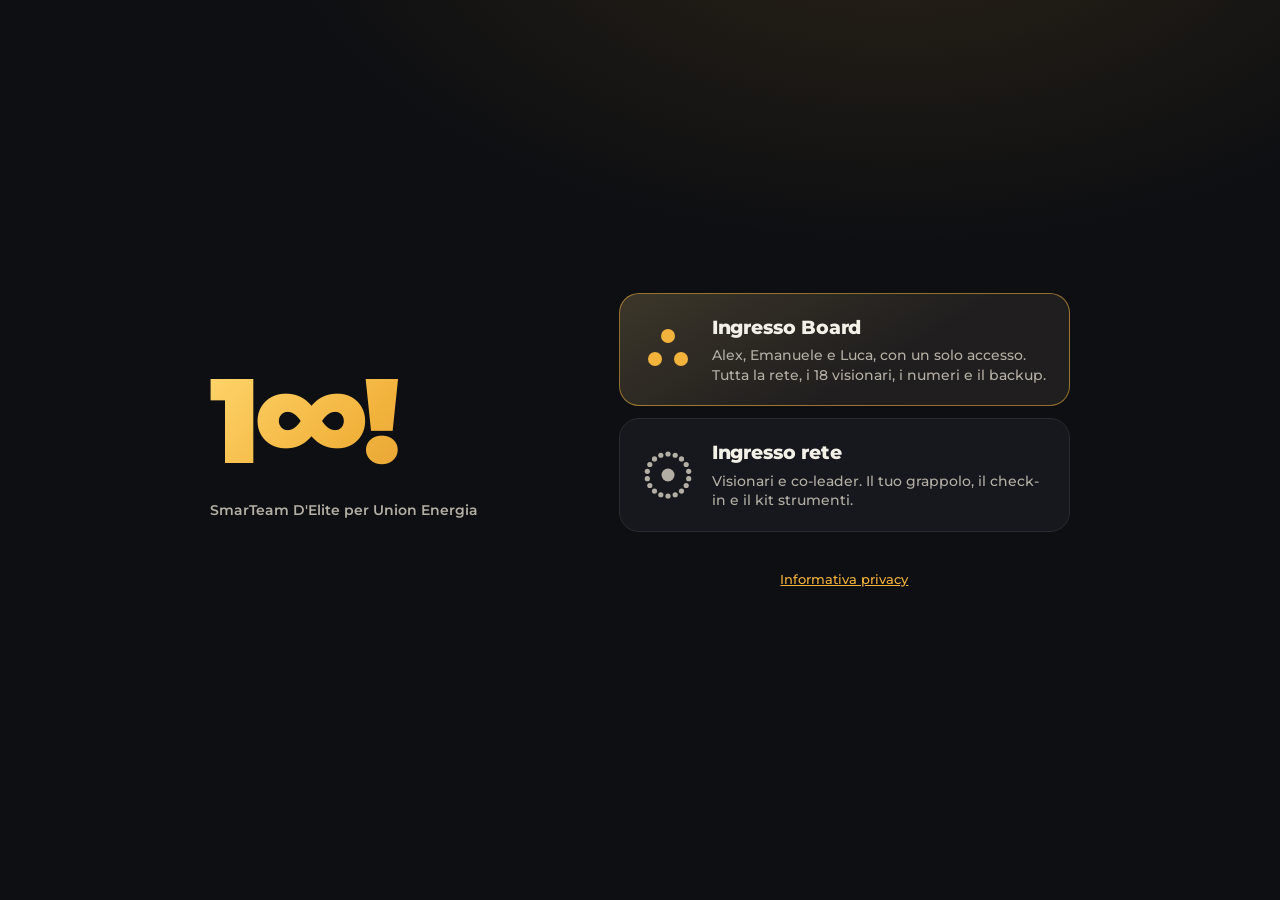
<file: index.html>
<!doctype html>
<html lang="it">
<head>
<meta charset="utf-8">
<meta name="viewport" content="width=device-width, initial-scale=1">
<title>SmarTeam D'Elite</title>
<script>location.replace('./app/' + location.hash);</script>
<meta http-equiv="refresh" content="0; url=./app/">
<style>body{margin:0;background:#0e0f12;color:#f3f0e8;font:500 16px/1.5 'Helvetica Neue',Arial,sans-serif;display:grid;place-items:center;min-height:100vh}a{color:#ffd56b}</style>
</head>
<body><p>Apro SmarTeam D'Elite… <a href="./app/">Entra</a></p></body>
</html>
</file>
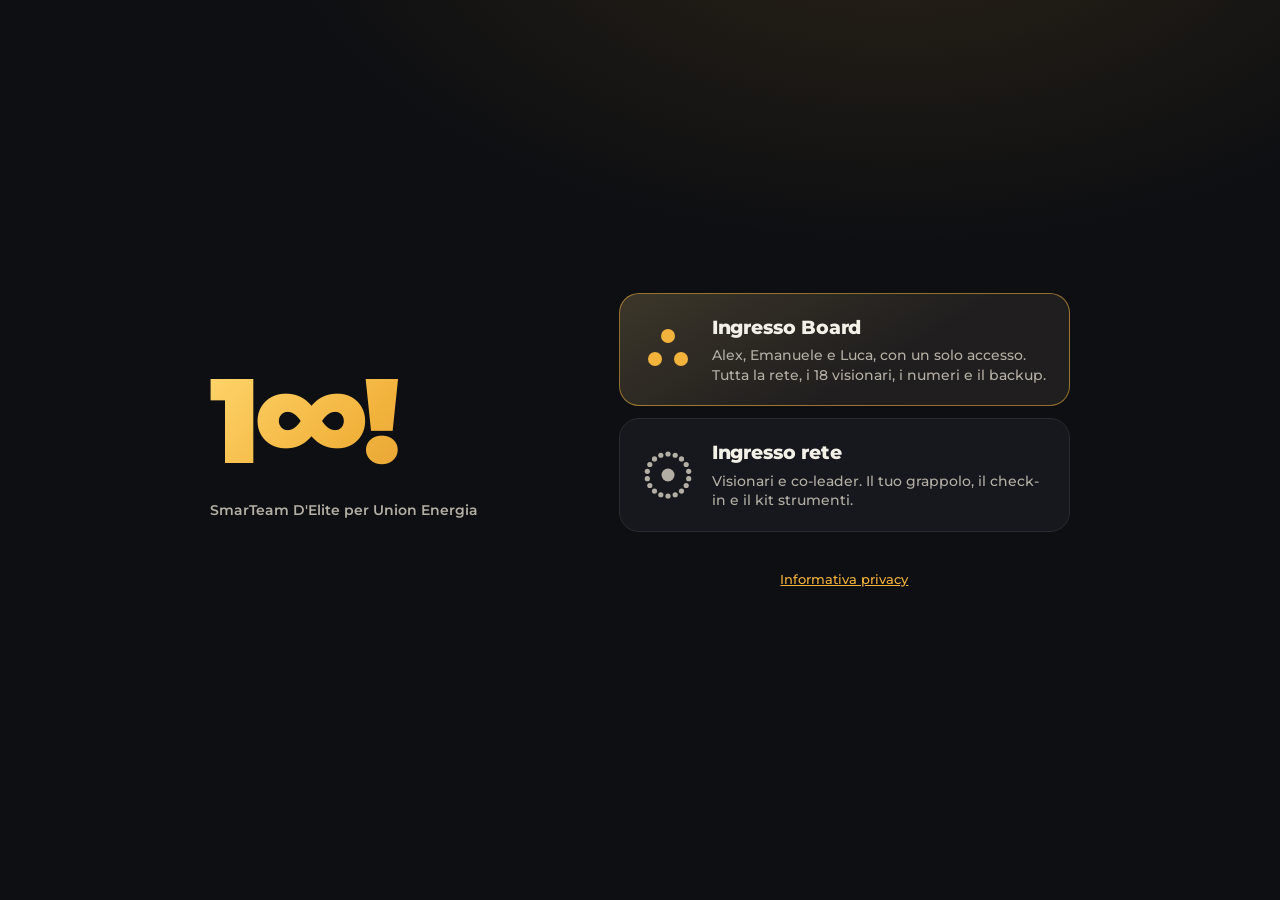
<file: app/index.html>
<!doctype html>
<html lang="it">
<head>
<meta charset="utf-8">
<meta name="viewport" content="width=device-width, initial-scale=1, viewport-fit=cover">
<title>SmarTeam D'Elite</title>
<meta name="description" content="Il cruscotto dei 18 visionari del Metodo 1∞! per Union Energia.">
<meta name="theme-color" content="#0e0f12">
<link rel="manifest" href="./manifest.webmanifest">
<link rel="apple-touch-icon" href="./icona-192.png">
<link rel="preconnect" href="https://fonts.googleapis.com">
<link rel="preconnect" href="https://fonts.gstatic.com" crossorigin>
<link rel="stylesheet" href="https://fonts.googleapis.com/css2?family=Montserrat:wght@500;600;700;800;900&display=swap">
<link rel="stylesheet" href="./app.css">
</head>
<body>
<div id="app"></div>
<script src="./config.js"></script>
<script type="module" src="./app.js"></script>
</body>
</html>
</file>
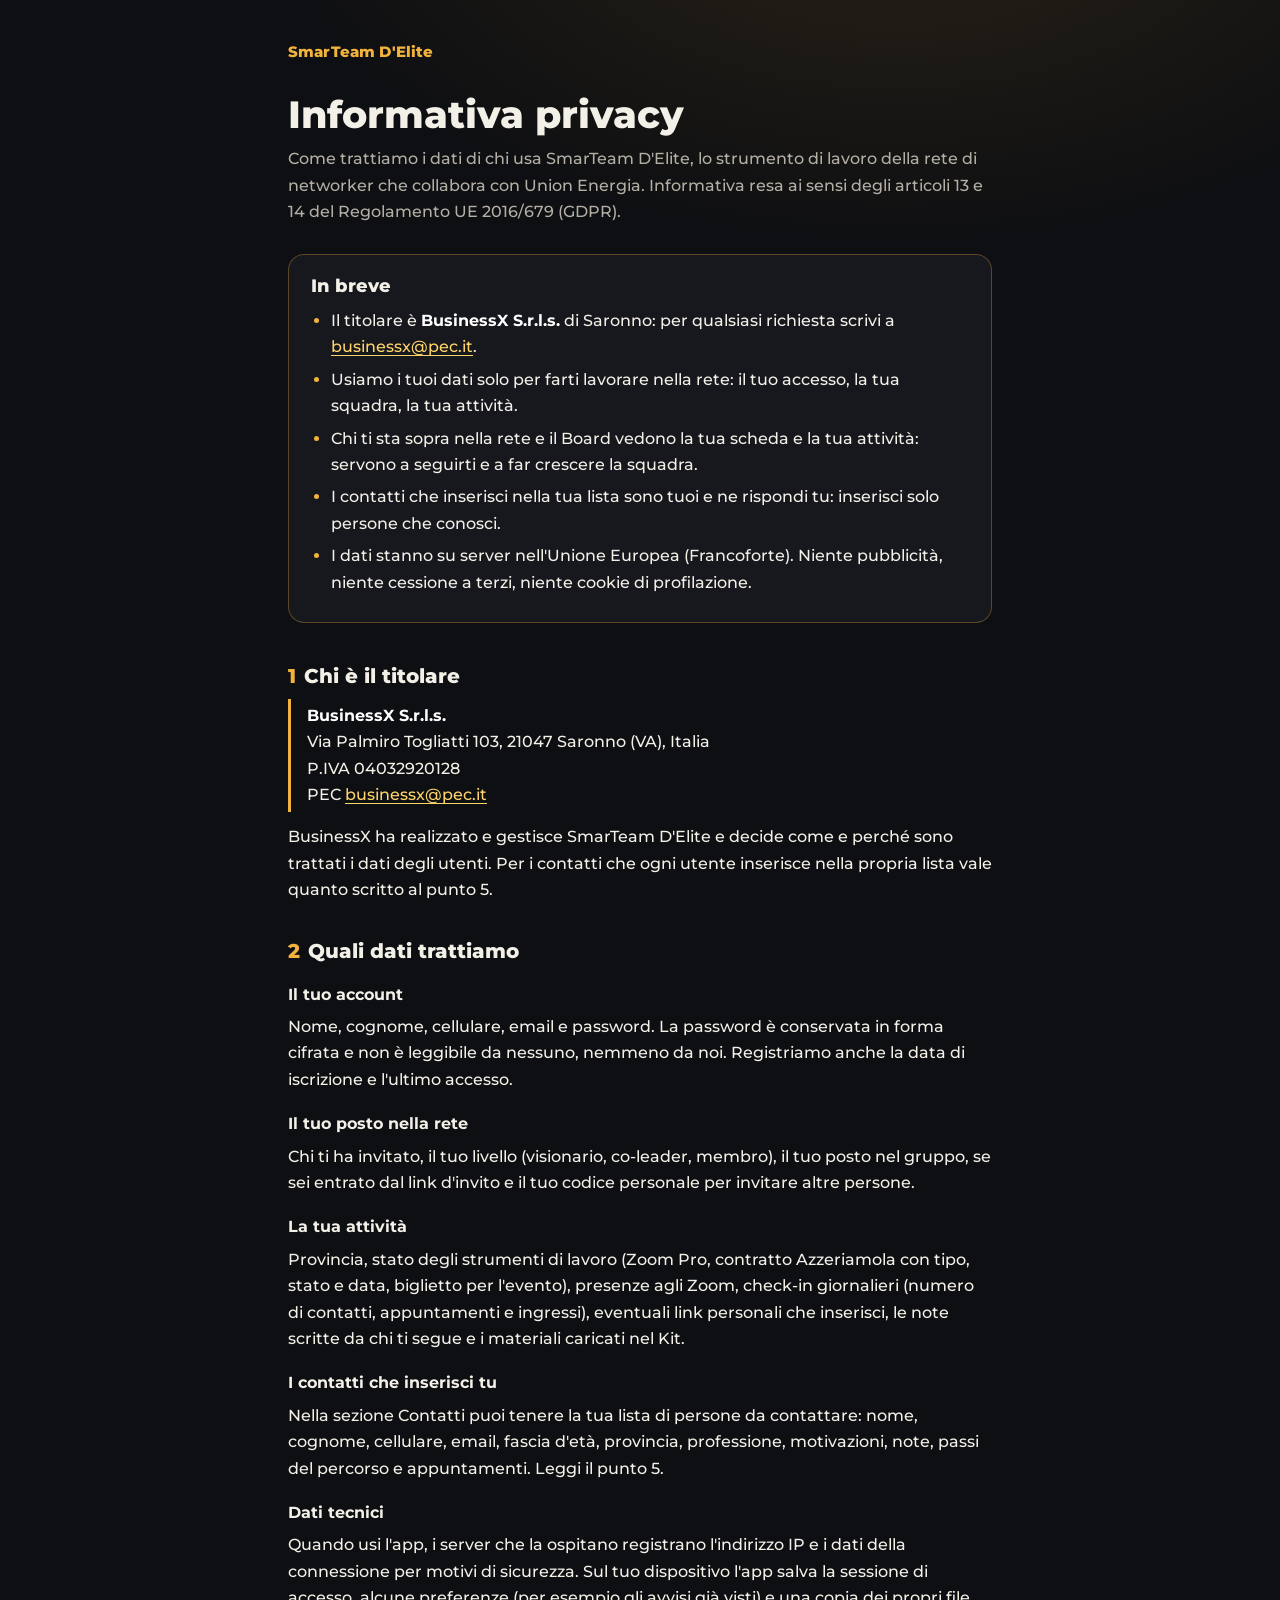
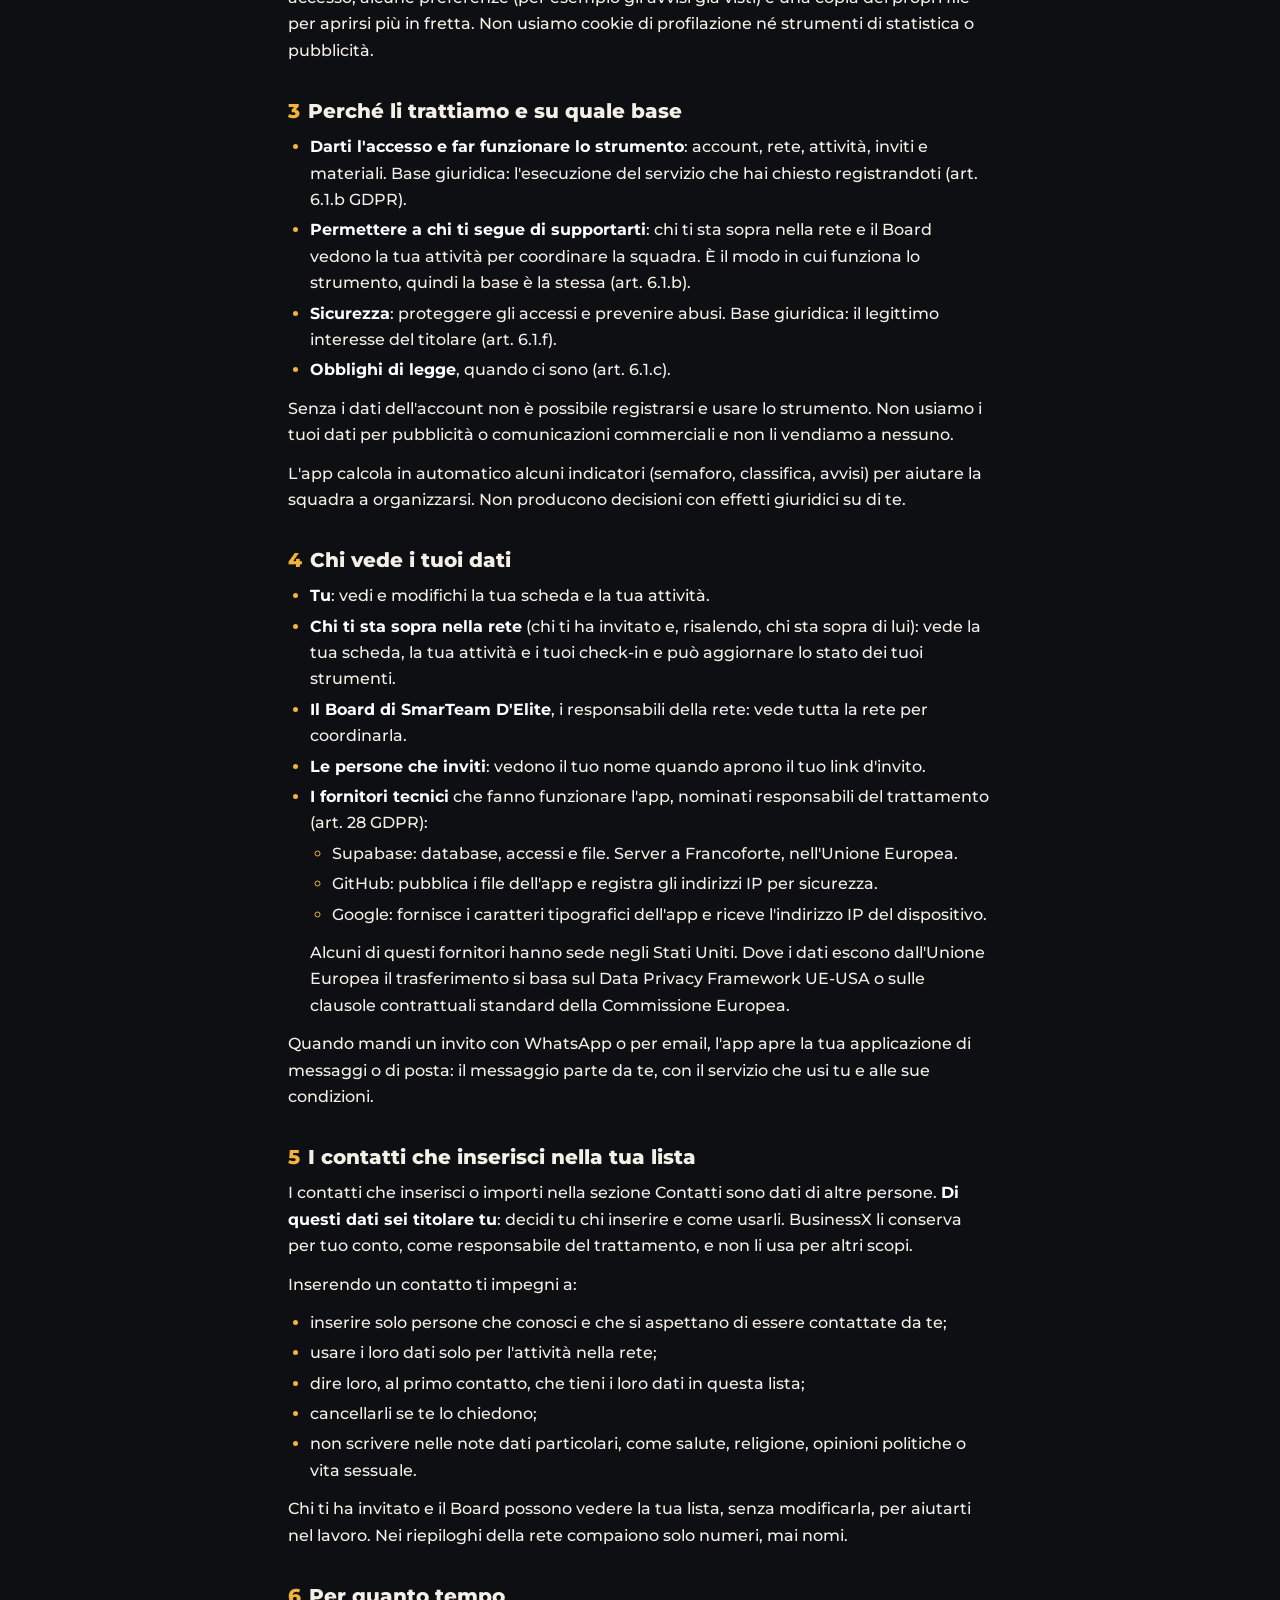
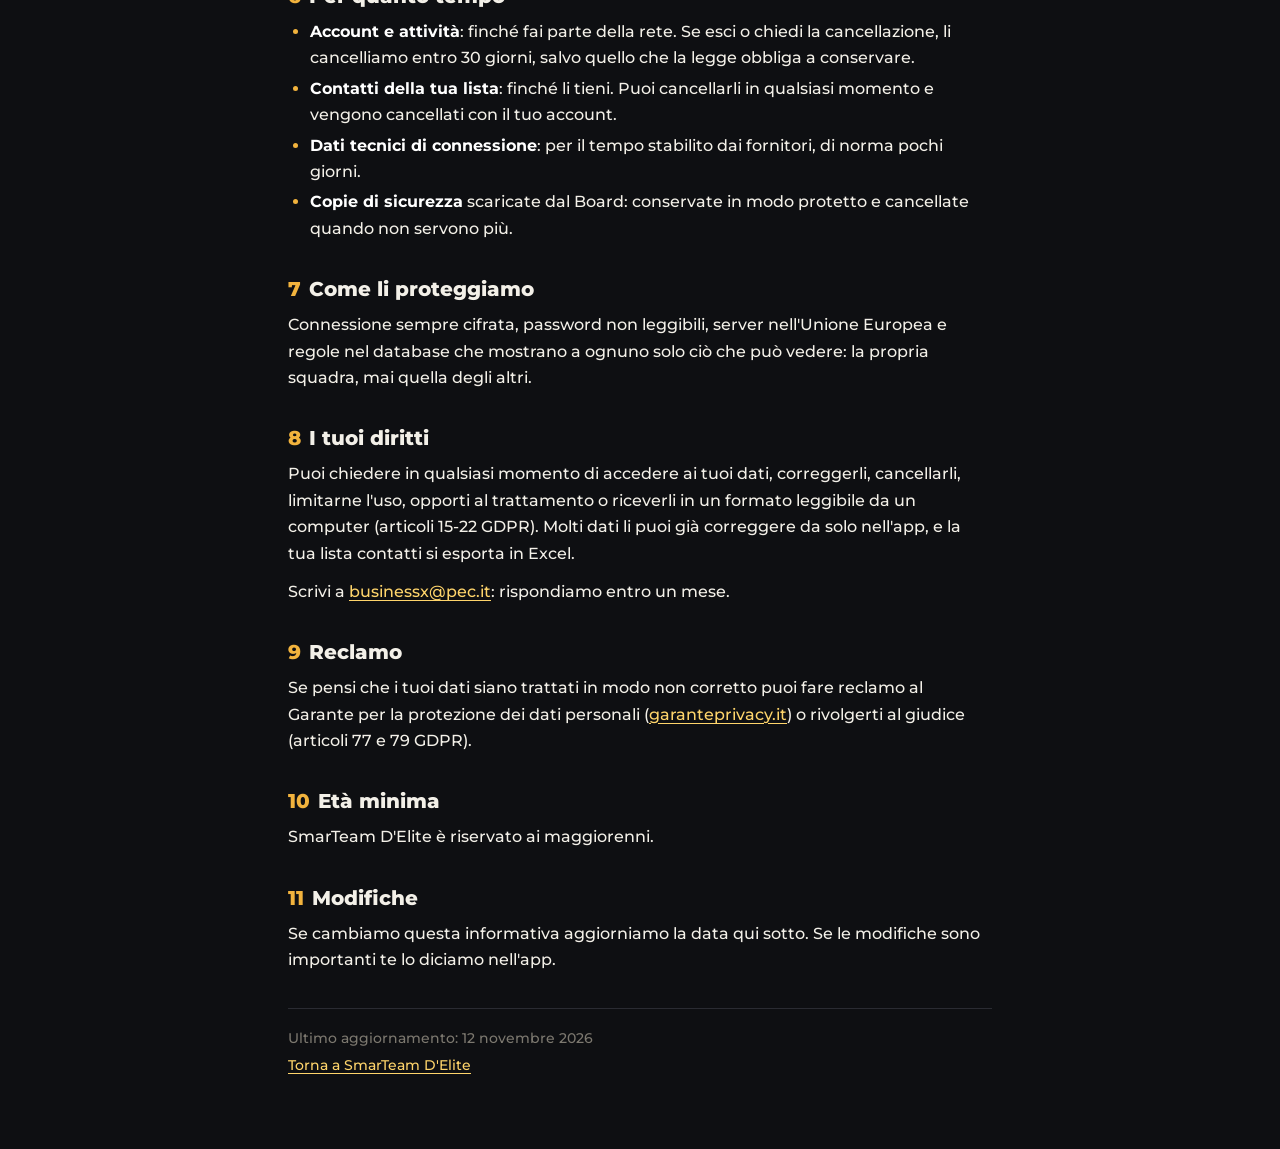
<file: app/privacy.html>
<!doctype html>
<html lang="it">
<head>
<meta charset="utf-8">
<meta name="viewport" content="width=device-width, initial-scale=1, viewport-fit=cover">
<meta name="theme-color" content="#0e0f12">
<title>Informativa privacy · SmarTeam D'Elite</title>
<link rel="preconnect" href="https://fonts.googleapis.com">
<link rel="preconnect" href="https://fonts.gstatic.com" crossorigin>
<link rel="stylesheet" href="https://fonts.googleapis.com/css2?family=Montserrat:wght@500;600;700;800&display=swap">
<style>
  :root {
    color-scheme: dark;
    --nero: #0e0f12;
    --superficie: #17181d;
    --linea: #2a2b32;
    --linea-oro: rgba(242, 179, 61, 0.30);
    --oro: #f2b33d;
    --oro-chiaro: #ffd56b;
    --testo: #f3f0e8;
    --testo-2: #b4afa5;
    --testo-3: #7c786f;
    --font: 'Montserrat', 'Helvetica Neue', Arial, sans-serif;
  }
  * { box-sizing: border-box; }
  html, body { margin: 0; }
  body {
    background: var(--nero);
    background-image: radial-gradient(900px 520px at 70% -120px, rgba(242, 179, 61, 0.12), transparent 70%);
    color: var(--testo);
    font: 500 16px/1.65 var(--font);
    -webkit-font-smoothing: antialiased;
  }
  .pagina { max-width: 46rem; margin: 0 auto; padding: 40px max(16px, env(safe-area-inset-left)) 72px; }
  .marchio { color: var(--oro); font-weight: 800; font-size: 15px; letter-spacing: .01em; margin: 0 0 28px; }
  h1 { font-size: clamp(28px, 6vw, 38px); line-height: 1.15; font-weight: 800; margin: 0 0 10px; }
  .sotto { color: var(--testo-2); margin: 0 0 28px; }
  .breve {
    border: 1px solid var(--linea-oro); background: var(--superficie);
    border-radius: 16px; padding: 20px 22px; margin: 0 0 40px;
  }
  .breve h2 { margin: 0 0 10px; font-size: 18px; }
  .breve ul { margin: 0; padding-left: 20px; }
  .breve li { margin: 6px 0; }
  section { margin: 0 0 34px; }
  h2 { font-size: 20px; line-height: 1.3; font-weight: 800; margin: 0 0 10px; }
  h2 .n { color: var(--oro); margin-right: 8px; }
  h3 { font-size: 16px; font-weight: 700; margin: 18px 0 6px; }
  p { margin: 0 0 12px; }
  ul { margin: 0 0 12px; padding-left: 22px; }
  li { margin: 4px 0; }
  li::marker { color: var(--oro); }
  a { color: var(--oro-chiaro); text-underline-offset: 3px; }
  a:focus-visible { outline: 2px solid var(--oro); outline-offset: 2px; border-radius: 3px; }
  b { font-weight: 700; color: #fff; }
  .muto { color: var(--testo-2); }
  .scheda { border-left: 3px solid var(--oro); padding: 4px 0 4px 16px; margin: 0 0 12px; }
  footer { border-top: 1px solid var(--linea); padding-top: 18px; color: var(--testo-3); font-size: 14px; }
  @media print {
    :root { color-scheme: light; }
    body { background: #fff; color: #111; font-size: 11pt; }
    .breve { background: #fff; border-color: #bbb; }
    b { color: #000; }
    a { color: #000; }
    .marchio, h2 .n { color: #8a5a00; }
    .muto, .sotto, footer { color: #444; }
  }
</style>
</head>
<body>
<main class="pagina">
  <p class="marchio">SmarTeam D'Elite</p>
  <h1>Informativa privacy</h1>
  <p class="sotto">Come trattiamo i dati di chi usa SmarTeam D'Elite, lo strumento di lavoro della rete di networker che collabora con Union Energia. Informativa resa ai sensi degli articoli 13 e 14 del Regolamento UE 2016/679 (GDPR).</p>

  <div class="breve" role="note" aria-labelledby="breve-titolo">
    <h2 id="breve-titolo">In breve</h2>
    <ul>
      <li>Il titolare è <b>BusinessX S.r.l.s.</b> di Saronno: per qualsiasi richiesta scrivi a <a href="mailto:businessx@pec.it">businessx@pec.it</a>.</li>
      <li>Usiamo i tuoi dati solo per farti lavorare nella rete: il tuo accesso, la tua squadra, la tua attività.</li>
      <li>Chi ti sta sopra nella rete e il Board vedono la tua scheda e la tua attività: servono a seguirti e a far crescere la squadra.</li>
      <li>I contatti che inserisci nella tua lista sono tuoi e ne rispondi tu: inserisci solo persone che conosci.</li>
      <li>I dati stanno su server nell'Unione Europea (Francoforte). Niente pubblicità, niente cessione a terzi, niente cookie di profilazione.</li>
    </ul>
  </div>

  <section aria-labelledby="s1">
    <h2 id="s1"><span class="n">1</span>Chi è il titolare</h2>
    <div class="scheda">
      <p style="margin:0"><b>BusinessX S.r.l.s.</b><br>
      Via Palmiro Togliatti 103, 21047 Saronno (VA), Italia<br>
      P.IVA 04032920128<br>
      PEC <a href="mailto:businessx@pec.it">businessx@pec.it</a></p>
    </div>
    <p>BusinessX ha realizzato e gestisce SmarTeam D'Elite e decide come e perché sono trattati i dati degli utenti. Per i contatti che ogni utente inserisce nella propria lista vale quanto scritto al punto 5.</p>
  </section>

  <section aria-labelledby="s2">
    <h2 id="s2"><span class="n">2</span>Quali dati trattiamo</h2>
    <h3>Il tuo account</h3>
    <p>Nome, cognome, cellulare, email e password. La password è conservata in forma cifrata e non è leggibile da nessuno, nemmeno da noi. Registriamo anche la data di iscrizione e l'ultimo accesso.</p>
    <h3>Il tuo posto nella rete</h3>
    <p>Chi ti ha invitato, il tuo livello (visionario, co-leader, membro), il tuo posto nel gruppo, se sei entrato dal link d'invito e il tuo codice personale per invitare altre persone.</p>
    <h3>La tua attività</h3>
    <p>Provincia, stato degli strumenti di lavoro (Zoom Pro, contratto Azzeriamola con tipo, stato e data, biglietto per l'evento), presenze agli Zoom, check-in giornalieri (numero di contatti, appuntamenti e ingressi), eventuali link personali che inserisci, le note scritte da chi ti segue e i materiali caricati nel Kit.</p>
    <h3>I contatti che inserisci tu</h3>
    <p>Nella sezione Contatti puoi tenere la tua lista di persone da contattare: nome, cognome, cellulare, email, fascia d'età, provincia, professione, motivazioni, note, passi del percorso e appuntamenti. Leggi il punto 5.</p>
    <h3>Dati tecnici</h3>
    <p>Quando usi l'app, i server che la ospitano registrano l'indirizzo IP e i dati della connessione per motivi di sicurezza. Sul tuo dispositivo l'app salva la sessione di accesso, alcune preferenze (per esempio gli avvisi già visti) e una copia dei propri file per aprirsi più in fretta. Non usiamo cookie di profilazione né strumenti di statistica o pubblicità.</p>
  </section>

  <section aria-labelledby="s3">
    <h2 id="s3"><span class="n">3</span>Perché li trattiamo e su quale base</h2>
    <ul>
      <li><b>Darti l'accesso e far funzionare lo strumento</b>: account, rete, attività, inviti e materiali. Base giuridica: l'esecuzione del servizio che hai chiesto registrandoti (art. 6.1.b GDPR).</li>
      <li><b>Permettere a chi ti segue di supportarti</b>: chi ti sta sopra nella rete e il Board vedono la tua attività per coordinare la squadra. È il modo in cui funziona lo strumento, quindi la base è la stessa (art. 6.1.b).</li>
      <li><b>Sicurezza</b>: proteggere gli accessi e prevenire abusi. Base giuridica: il legittimo interesse del titolare (art. 6.1.f).</li>
      <li><b>Obblighi di legge</b>, quando ci sono (art. 6.1.c).</li>
    </ul>
    <p>Senza i dati dell'account non è possibile registrarsi e usare lo strumento. Non usiamo i tuoi dati per pubblicità o comunicazioni commerciali e non li vendiamo a nessuno.</p>
    <p>L'app calcola in automatico alcuni indicatori (semaforo, classifica, avvisi) per aiutare la squadra a organizzarsi. Non producono decisioni con effetti giuridici su di te.</p>
  </section>

  <section aria-labelledby="s4">
    <h2 id="s4"><span class="n">4</span>Chi vede i tuoi dati</h2>
    <ul>
      <li><b>Tu</b>: vedi e modifichi la tua scheda e la tua attività.</li>
      <li><b>Chi ti sta sopra nella rete</b> (chi ti ha invitato e, risalendo, chi sta sopra di lui): vede la tua scheda, la tua attività e i tuoi check-in e può aggiornare lo stato dei tuoi strumenti.</li>
      <li><b>Il Board di SmarTeam D'Elite</b>, i responsabili della rete: vede tutta la rete per coordinarla.</li>
      <li><b>Le persone che inviti</b>: vedono il tuo nome quando aprono il tuo link d'invito.</li>
      <li><b>I fornitori tecnici</b> che fanno funzionare l'app, nominati responsabili del trattamento (art. 28 GDPR):
        <ul>
          <li>Supabase: database, accessi e file. Server a Francoforte, nell'Unione Europea.</li>
          <li>GitHub: pubblica i file dell'app e registra gli indirizzi IP per sicurezza.</li>
          <li>Google: fornisce i caratteri tipografici dell'app e riceve l'indirizzo IP del dispositivo.</li>
        </ul>
        Alcuni di questi fornitori hanno sede negli Stati Uniti. Dove i dati escono dall'Unione Europea il trasferimento si basa sul Data Privacy Framework UE-USA o sulle clausole contrattuali standard della Commissione Europea.</li>
    </ul>
    <p>Quando mandi un invito con WhatsApp o per email, l'app apre la tua applicazione di messaggi o di posta: il messaggio parte da te, con il servizio che usi tu e alle sue condizioni.</p>
  </section>

  <section aria-labelledby="s5">
    <h2 id="s5"><span class="n">5</span>I contatti che inserisci nella tua lista</h2>
    <p>I contatti che inserisci o importi nella sezione Contatti sono dati di altre persone. <b>Di questi dati sei titolare tu</b>: decidi tu chi inserire e come usarli. BusinessX li conserva per tuo conto, come responsabile del trattamento, e non li usa per altri scopi.</p>
    <p>Inserendo un contatto ti impegni a:</p>
    <ul>
      <li>inserire solo persone che conosci e che si aspettano di essere contattate da te;</li>
      <li>usare i loro dati solo per l'attività nella rete;</li>
      <li>dire loro, al primo contatto, che tieni i loro dati in questa lista;</li>
      <li>cancellarli se te lo chiedono;</li>
      <li>non scrivere nelle note dati particolari, come salute, religione, opinioni politiche o vita sessuale.</li>
    </ul>
    <p>Chi ti ha invitato e il Board possono vedere la tua lista, senza modificarla, per aiutarti nel lavoro. Nei riepiloghi della rete compaiono solo numeri, mai nomi.</p>
  </section>

  <section aria-labelledby="s6">
    <h2 id="s6"><span class="n">6</span>Per quanto tempo</h2>
    <ul>
      <li><b>Account e attività</b>: finché fai parte della rete. Se esci o chiedi la cancellazione, li cancelliamo entro 30 giorni, salvo quello che la legge obbliga a conservare.</li>
      <li><b>Contatti della tua lista</b>: finché li tieni. Puoi cancellarli in qualsiasi momento e vengono cancellati con il tuo account.</li>
      <li><b>Dati tecnici di connessione</b>: per il tempo stabilito dai fornitori, di norma pochi giorni.</li>
      <li><b>Copie di sicurezza</b> scaricate dal Board: conservate in modo protetto e cancellate quando non servono più.</li>
    </ul>
  </section>

  <section aria-labelledby="s7">
    <h2 id="s7"><span class="n">7</span>Come li proteggiamo</h2>
    <p>Connessione sempre cifrata, password non leggibili, server nell'Unione Europea e regole nel database che mostrano a ognuno solo ciò che può vedere: la propria squadra, mai quella degli altri.</p>
  </section>

  <section aria-labelledby="s8">
    <h2 id="s8"><span class="n">8</span>I tuoi diritti</h2>
    <p>Puoi chiedere in qualsiasi momento di accedere ai tuoi dati, correggerli, cancellarli, limitarne l'uso, opporti al trattamento o riceverli in un formato leggibile da un computer (articoli 15-22 GDPR). Molti dati li puoi già correggere da solo nell'app, e la tua lista contatti si esporta in Excel.</p>
    <p>Scrivi a <a href="mailto:businessx@pec.it">businessx@pec.it</a>: rispondiamo entro un mese.</p>
  </section>

  <section aria-labelledby="s9">
    <h2 id="s9"><span class="n">9</span>Reclamo</h2>
    <p>Se pensi che i tuoi dati siano trattati in modo non corretto puoi fare reclamo al Garante per la protezione dei dati personali (<a href="https://www.garanteprivacy.it" target="_blank" rel="noreferrer">garanteprivacy.it</a>) o rivolgerti al giudice (articoli 77 e 79 GDPR).</p>
  </section>

  <section aria-labelledby="s10">
    <h2 id="s10"><span class="n">10</span>Età minima</h2>
    <p>SmarTeam D'Elite è riservato ai maggiorenni.</p>
  </section>

  <section aria-labelledby="s11">
    <h2 id="s11"><span class="n">11</span>Modifiche</h2>
    <p>Se cambiamo questa informativa aggiorniamo la data qui sotto. Se le modifiche sono importanti te lo diciamo nell'app.</p>
  </section>

  <footer>
    <p style="margin:0">Ultimo aggiornamento: 12 novembre 2026</p>
    <p class="muto" style="margin:4px 0 0"><a href="./">Torna a SmarTeam D'Elite</a></p>
  </footer>
</main>
</body>
</html>
</file>
<file: app/app.css>
:root{color-scheme:dark;--nero: #0e0f12;--superficie: #17181d;--superficie-2: #1f2026;--linea: #2a2b32;--linea-oro: rgba(242, 179, 61, .26);--oro: #f2b33d;--oro-chiaro: #ffd56b;--oro-scuro: #c98a22;--oro-grad: linear-gradient(135deg, #ffd56b 0%, #f2b33d 45%, #d68f25 100%);--union-blu: #2f72c0;--union-blu-testo: #6fa3e3;--union-rosso: #ee4b2b;--verde: #3fbf85;--testo: #f3f0e8;--testo-2: #b4afa5;--testo-3: #7c786f;--font: "Montserrat", "Helvetica Neue", Arial, sans-serif;--r-card: 16px;--r-ctrl: 10px;--gutter: max(16px, env(safe-area-inset-left, 0px));--gutter-r: max(16px, env(safe-area-inset-right, 0px))}*{box-sizing:border-box}html,body{margin:0;min-height:100%}body{background:var(--nero);background-image:radial-gradient(900px 520px at 70% -120px,rgba(242,179,61,.13),transparent 70%);background-attachment:fixed;color:var(--testo);font:500 15px/1.5 var(--font);-webkit-font-smoothing:antialiased}body:before{content:"";position:fixed;inset:0 0 auto;height:env(safe-area-inset-top,0px);z-index:30;background:var(--nero)}button,input,select,textarea{font:inherit;color:inherit}a{color:var(--oro)}:focus-visible{outline:2px solid var(--oro-chiaro);outline-offset:2px;border-radius:6px}.num{font-variant-numeric:tabular-nums}.sr{position:absolute;width:1px;height:1px;overflow:hidden;clip:rect(0 0 0 0);white-space:nowrap}.app{display:grid;grid-template-columns:1fr;min-height:100vh}.main{padding:0 var(--gutter-r) calc(96px + env(safe-area-inset-bottom,0px)) var(--gutter);max-width:1180px;width:100%;margin:0 auto;min-width:0}.topbar{position:sticky;top:env(safe-area-inset-top,0px);z-index:20;display:flex;align-items:center;justify-content:space-between;gap:12px;padding-block:12px;background:linear-gradient(var(--nero) 70%,transparent)}.marchio{display:flex;align-items:center;gap:10px;text-decoration:none;color:var(--testo)}.marchio-logo{font-weight:900;font-size:22px;letter-spacing:-.02em;background:var(--oro-grad);-webkit-background-clip:text;background-clip:text;color:transparent;line-height:1}.marchio-nome{font-weight:700;font-size:13px;letter-spacing:.06em;color:var(--testo-2)}.avatar{width:36px;height:36px;border-radius:50%;display:grid;place-items:center;font-weight:800;font-size:13px;color:var(--nero);background:var(--oro-grad);border:0;cursor:pointer;text-decoration:none}.nav{position:fixed;left:0;right:0;bottom:0;z-index:25;display:flex;justify-content:space-around;padding:8px var(--gutter-r) calc(8px + env(safe-area-inset-bottom,0px)) var(--gutter);background:#0e0f12f0;-webkit-backdrop-filter:blur(10px);backdrop-filter:blur(10px);border-top:1px solid var(--linea)}.nav a{flex:1;display:flex;flex-direction:column;align-items:center;gap:3px;padding:6px 4px;color:var(--testo-3);text-decoration:none;font-size:11px;font-weight:600;border-radius:10px}.nav a[aria-current=page]{color:var(--oro)}.nav svg{width:22px;height:22px}@media(min-width:960px){.app{grid-template-columns:220px 1fr}.nav{position:sticky;top:0;height:100vh;flex-direction:column;justify-content:flex-start;gap:4px;padding:88px 14px 24px;border-top:0;border-right:1px solid var(--linea);background:transparent;-webkit-backdrop-filter:none;backdrop-filter:none}.nav a{flex:0;flex-direction:row;gap:12px;padding:10px 12px;font-size:14px}.nav a[aria-current=page]{background:var(--superficie)}.main{padding-bottom:48px;padding-left:32px;padding-right:32px}.topbar-marchio-desk{position:fixed;top:22px;left:26px}}.banner-demo{margin:4px 0 12px;padding:8px 12px;border:1px dashed var(--linea-oro);border-radius:var(--r-ctrl);color:var(--testo-2);font-size:13px;display:flex;gap:10px;align-items:center;justify-content:space-between;flex-wrap:wrap}h1,h2,h3{margin:0;text-wrap:balance}.titolo{font-size:clamp(26px,6vw,38px);font-weight:800;letter-spacing:-.02em;line-height:1.1}.titolo-oro{background:var(--oro-grad);-webkit-background-clip:text;background-clip:text;color:transparent}.sottotitolo{color:var(--testo-2);font-size:14px;margin-top:4px}.sezione{margin-top:28px;display:grid;gap:12px}.sezione-testa{display:flex;align-items:baseline;justify-content:space-between;gap:12px;flex-wrap:wrap}.sezione h2{font-size:17px;font-weight:800}.occhiello{font-size:11px;font-weight:700;letter-spacing:.22em;text-transform:uppercase;color:var(--oro-scuro)}.muto{color:var(--testo-3);font-size:13px}.card{background:var(--superficie);border:1px solid var(--linea);border-radius:var(--r-card);padding:16px;min-width:0}.card-oro{border-color:var(--linea-oro);background:linear-gradient(160deg,rgba(242,179,61,.08),transparent 55%),var(--superficie)}.btn{display:inline-flex;align-items:center;justify-content:center;gap:8px;min-height:44px;padding:0 18px;border-radius:999px;border:1px solid var(--linea);background:var(--superficie-2);color:var(--testo);font-weight:700;font-size:14px;cursor:pointer;text-decoration:none;white-space:nowrap}.btn:hover{border-color:var(--linea-oro)}.btn-oro{background:var(--oro-grad);color:#17130a;border:0}.btn-oro:hover{filter:brightness(1.06)}.btn-piccolo{min-height:34px;padding:0 12px;font-size:13px}.btn-pericolo{color:#ff8a73;border-color:#ee4b2b66;background:transparent}.btn-testo{background:transparent;border:0;color:var(--oro);padding:0 6px;min-height:34px}.btn[disabled]{opacity:.5;cursor:not-allowed}.riga-btn{display:flex;gap:8px;flex-wrap:wrap}.campo{display:grid;gap:6px}.campo label{font-size:12px;font-weight:700;color:var(--testo-2)}.input,.select,.textarea{width:100%;min-height:44px;padding:10px 12px;border-radius:var(--r-ctrl);border:1px solid var(--linea);background:var(--nero);color:var(--testo)}.textarea{min-height:84px;resize:vertical}.input:focus,.select:focus,.textarea:focus{outline:none;border-color:var(--oro);box-shadow:0 0 0 3px #f2b33d2e}.griglia-campi{display:grid;gap:12px;grid-template-columns:repeat(auto-fit,minmax(200px,1fr))}.segmenti{display:inline-flex;padding:3px;gap:3px;border-radius:999px;background:var(--nero);border:1px solid var(--linea);flex-wrap:wrap}.segmenti button{border:0;background:transparent;color:var(--testo-2);padding:7px 14px;border-radius:999px;font-weight:700;font-size:13px;cursor:pointer}.segmenti button[aria-pressed=true]{background:var(--superficie-2);color:var(--oro);box-shadow:inset 0 0 0 1px var(--linea-oro)}.chip{display:inline-flex;align-items:center;gap:6px;padding:4px 10px;border-radius:999px;font-size:12px;font-weight:700;background:var(--superficie-2);color:var(--testo-2);border:1px solid var(--linea)}.sem{display:inline-flex;gap:4px}.sem-cella{width:26px;height:26px;border-radius:7px;display:grid;place-items:center;border:1.5px solid}.sem-cella svg{width:14px;height:14px}.sem-ok{background:#3fbf8529;border-color:var(--verde);color:var(--verde)}.sem-parziale{background:#f2b33d1f;border-color:var(--oro);color:var(--oro)}.sem-no{background:transparent;border-color:#ee4b2ba6;color:var(--union-rosso);border-style:dashed}.stato{display:inline-flex;align-items:center;gap:6px;font-size:12px;font-weight:800;padding:3px 10px;border-radius:999px}.stato-blindato{color:#0e1a14;background:var(--verde)}.stato-in_corso{color:var(--oro);background:#f2b33d1f;box-shadow:inset 0 0 0 1px var(--linea-oro)}.stato-da_attivare{color:#ff8a73;background:#ee4b2b1f;box-shadow:inset 0 0 0 1px #ee4b2b66}.hero{display:grid;gap:20px;align-items:center;margin-top:8px}@media(min-width:760px){.hero{grid-template-columns:minmax(300px,420px) 1fr}}.anello{width:100%;max-width:420px;aspect-ratio:1;justify-self:center}.anello text{font-family:var(--font)}.nodo{cursor:pointer}.nodo:focus-visible{outline:none}.nodo:focus-visible circle.disco{stroke:var(--oro-chiaro);stroke-width:3}.nodo:hover circle.disco{filter:brightness(1.2)}.legenda{display:flex;flex-wrap:wrap;gap:8px}.legenda .chip i{width:10px;height:10px;border-radius:3px;display:inline-block}.conto-alla-rovescia{display:flex;align-items:baseline;gap:10px;flex-wrap:wrap}.conto-alla-rovescia strong{font-size:44px;font-weight:900;line-height:1;background:var(--oro-grad);-webkit-background-clip:text;background-clip:text;color:transparent}@media(prefers-reduced-motion:no-preference){.anello .nodi{animation:entra .9s cubic-bezier(.2,.7,.2,1) both;transform-origin:50% 50%}@keyframes entra{0%{opacity:0;transform:rotate(-40deg) scale(.92)}to{opacity:1;transform:none}}}.tiles{display:grid;gap:10px;grid-template-columns:repeat(2,minmax(0,1fr))}@media(min-width:760px){.tiles{grid-template-columns:repeat(4,minmax(0,1fr))}}.tile{padding:14px;border-radius:14px;background:var(--superficie);border:1px solid var(--linea);display:grid;gap:2px;min-width:0}.tile b{font-size:26px;font-weight:800;line-height:1.1}.tile b small{font-size:14px;color:var(--testo-3);font-weight:700}.tile span{font-size:12px;color:var(--testo-2);font-weight:600}.lista{display:grid;gap:8px}.riga{display:grid;grid-template-columns:34px minmax(0,1fr) auto;gap:12px;align-items:center;padding:12px 14px;border-radius:14px;background:var(--superficie);border:1px solid var(--linea);text-decoration:none;color:inherit;cursor:pointer}.riga:hover{border-color:var(--linea-oro)}.riga-slot{width:34px;height:34px;border-radius:50%;display:grid;place-items:center;font-weight:800;font-size:13px;color:var(--testo-2);background:var(--nero);border:1px solid var(--linea)}.riga-nome{font-weight:700;overflow:hidden;text-overflow:ellipsis;white-space:nowrap}.riga-meta{font-size:12px;color:var(--testo-3)}.riga-dx{display:flex;align-items:center;gap:10px}.riga-vuota{border-style:dashed;background:transparent;color:var(--testo-3)}.grappolo{font-size:12px;font-weight:700;color:var(--testo-2);min-width:40px;text-align:right}@media(max-width:520px){.riga{grid-template-columns:30px minmax(0,1fr)}.riga-dx{grid-column:2;justify-content:space-between}.riga-slot{width:30px;height:30px}}.avviso{display:grid;grid-template-columns:6px minmax(0,1fr);gap:12px;align-items:center;padding:12px 14px 12px 0;border-radius:12px;background:var(--superficie);border:1px solid var(--linea);text-decoration:none;color:inherit;overflow:hidden}.avviso:before{content:"";align-self:stretch}.avviso-critico:before{background:var(--union-rosso)}.avviso-attenzione:before{background:var(--oro)}.avviso-info:before{background:var(--union-blu)}.avviso b{display:block;font-size:14px}.avviso span{font-size:12px;color:var(--testo-2)}.avviso-chi{display:block;font-size:11px;font-weight:700;color:var(--oro-scuro);margin-bottom:2px}.indietro{display:inline-flex;align-items:center;gap:6px;color:var(--testo-2);text-decoration:none;font-weight:700;font-size:13px;padding:6px 0}.prezzo{display:grid;gap:10px}.voce{display:grid;grid-template-columns:40px minmax(0,1fr);gap:12px;align-items:start;padding:14px;border-radius:14px;background:var(--superficie);border:1px solid var(--linea)}.voce-ico{width:40px;height:40px;border-radius:12px;display:grid;place-items:center}.voce-ico svg{width:20px;height:20px}.voce h3{font-size:15px;font-weight:800}.voce-corpo{display:grid;gap:10px;min-width:0}.voce-testa{display:flex;justify-content:space-between;gap:10px;align-items:center;flex-wrap:wrap}.interruttore{position:relative;width:52px;height:30px;border-radius:999px;border:1px solid var(--linea);background:var(--nero);cursor:pointer;flex:none}.interruttore:after{content:"";position:absolute;top:3px;left:3px;width:22px;height:22px;border-radius:50%;background:var(--testo-3);transition:transform .16s,background .16s}.interruttore[aria-checked=true]{background:#3fbf8533;border-color:var(--verde)}.interruttore[aria-checked=true]:after{transform:translate(22px);background:var(--verde)}.percorso{display:flex;flex-wrap:wrap;gap:6px}.percorso button{border:1px solid var(--linea);background:var(--nero);color:var(--testo-2);border-radius:999px;padding:6px 12px;font-size:12px;font-weight:700;cursor:pointer}.percorso button[aria-pressed=true]{border-color:var(--union-blu);color:#fff;background:var(--union-blu)}.percorso button.uscito[aria-pressed=true]{border-color:var(--union-rosso);background:var(--union-rosso)}.striscia{display:grid;grid-template-columns:repeat(14,minmax(0,1fr));gap:3px}.striscia-giorno{display:grid;gap:3px;justify-items:center}.striscia-giorno small{font-size:10px;color:var(--testo-3);font-weight:700}.pallino{width:100%;max-width:26px;height:14px;border-radius:4px;border:1px solid var(--linea);background:var(--nero);cursor:pointer;padding:0}.pallino[aria-pressed=true]{background:var(--oro);border-color:var(--oro)}.pallino:disabled{opacity:.3;cursor:default}.contatore{display:grid;grid-template-columns:52px 1fr 52px;align-items:center;gap:10px}.contatore button{width:52px;height:52px;border-radius:50%;border:1px solid var(--linea);background:var(--superficie-2);font-size:24px;font-weight:700;cursor:pointer;color:var(--oro)}.contatore output{text-align:center;font-size:44px;font-weight:900;line-height:1}.contatore-etichetta{display:flex;justify-content:space-between;align-items:baseline;gap:8px}.barra-obiettivo{position:relative;height:8px;border-radius:999px;background:var(--nero);border:1px solid var(--linea);overflow:hidden}.barra-obiettivo span{position:absolute;inset:0 auto 0 0;background:var(--oro-grad);border-radius:999px}.slot-zoom{display:grid;grid-template-columns:repeat(3,1fr);gap:8px}.slot-zoom button{min-height:56px;border-radius:14px;border:1px solid var(--linea);background:var(--nero);font-weight:800;font-size:16px;cursor:pointer;color:var(--testo-2)}.slot-zoom button[aria-pressed=true]{background:#f2b33d24;border-color:var(--oro);color:var(--oro)}.grafico{width:100%;height:auto;display:block;overflow:visible}.grafico text{font-family:var(--font);fill:var(--testo-3);font-size:11px;font-weight:600}.grafico .griglia{stroke:var(--linea);stroke-width:1}.tooltip{position:fixed;z-index:50;pointer-events:none;background:#0a0a0c;border:1px solid var(--linea-oro);border-radius:10px;padding:8px 10px;font-size:12px;line-height:1.4;max-width:260px;box-shadow:0 8px 24px #00000080}.tooltip b{display:block;font-size:13px}.matrice-wrap{overflow-x:auto;padding-bottom:4px}.matrice{display:grid;gap:4px;min-width:560px}.matrice-riga{display:grid;grid-template-columns:150px repeat(18,minmax(16px,30px)) 44px;gap:4px;align-items:center}@media(max-width:520px){.matrice{min-width:520px}.matrice-riga{grid-template-columns:108px repeat(18,minmax(16px,1fr)) 36px;gap:3px}}.matrice-nome{font-size:12px;font-weight:700;color:var(--testo-2);overflow:hidden;text-overflow:ellipsis;white-space:nowrap;text-decoration:none}.matrice-nome:hover{color:var(--oro)}.cella{aspect-ratio:1;border-radius:4px;border:0;padding:0;cursor:pointer}.cella-blindato{background:var(--verde)}.cella-in_corso{background:var(--oro);opacity:.85}.cella-da_attivare{background:var(--union-rosso);opacity:.9}.cella-libero{background:transparent;box-shadow:inset 0 0 0 1px var(--linea);cursor:default}.matrice-tot{font-size:12px;font-weight:800;text-align:right}.matrice-asse{font-size:10px;color:var(--testo-3);text-align:center;font-weight:700}.tabella-wrap{overflow-x:auto}table.tabella{width:100%;border-collapse:collapse;font-size:13px;min-width:640px}.tabella th{text-align:left;font-size:11px;color:var(--testo-3);font-weight:700;padding:8px 10px;border-bottom:1px solid var(--linea);white-space:nowrap}.tabella td{padding:10px;border-bottom:1px solid var(--linea);white-space:nowrap}.tabella td.n,.tabella th.n{text-align:right;font-variant-numeric:tabular-nums}.tabella a{color:var(--testo);text-decoration:none;font-weight:700}.tabella a:hover{color:var(--oro)}.podio{display:grid;grid-template-columns:36px minmax(0,1fr) auto;gap:12px;align-items:center;padding:12px 14px;border-radius:14px;background:var(--superficie);border:1px solid var(--linea);text-decoration:none;color:inherit}.podio-io{border-color:var(--oro);box-shadow:0 0 0 1px var(--oro) inset}.pos{font-weight:900;font-size:18px;text-align:center;color:var(--testo-3)}.pos-1{color:var(--oro-chiaro)}.pos-2{color:#d9dde3}.pos-3{color:#d39a64}.barretta{height:6px;border-radius:999px;background:var(--nero);overflow:hidden;margin-top:6px}.barretta span{display:block;height:100%;background:var(--oro-grad);border-radius:999px}.velo{position:fixed;inset:0;z-index:40;background:#0009;display:grid;align-items:end;justify-items:center}.foglio{width:min(560px,100%);max-height:92vh;overflow:auto;background:var(--superficie);border:1px solid var(--linea);border-bottom:0;border-radius:22px 22px 0 0;padding:20px var(--gutter-r) calc(20px + env(safe-area-inset-bottom,0px)) var(--gutter);display:grid;gap:14px}@media(min-width:760px){.velo{align-items:center}.foglio{border-radius:22px;border-bottom:1px solid var(--linea);padding:24px}}.toast{position:fixed;z-index:60;left:50%;transform:translate(-50%);bottom:calc(90px + env(safe-area-inset-bottom,0px));background:#0a0a0c;border:1px solid var(--linea-oro);color:var(--testo);padding:10px 16px;border-radius:999px;font-weight:700;font-size:14px;box-shadow:0 10px 30px #00000080;max-width:calc(100% - 32px)}.toast-errore{border-color:var(--union-rosso)}.accesso{min-height:100vh;display:grid;place-items:center;padding:32px var(--gutter-r) 32px var(--gutter)}.accesso-box{width:min(440px,100%);display:grid;gap:18px}.logo-grande{font-weight:900;font-size:84px;line-height:.9;letter-spacing:-.04em;background:var(--oro-grad);-webkit-background-clip:text;background-clip:text;color:transparent}.scelta-demo{display:grid;gap:10px}.scelta-demo button{text-align:left;display:grid;gap:2px;padding:16px;border-radius:16px;background:var(--superficie);border:1px solid var(--linea);cursor:pointer}.scelta-demo button:hover{border-color:var(--oro)}.scelta-demo b{font-size:16px}.scelta-demo span{font-size:13px;color:var(--testo-2)}.errore{color:#ff8a73;font-size:13px;font-weight:600}.vuoto{padding:28px 18px;text-align:center;border:1px dashed var(--linea);border-radius:var(--r-card);color:var(--testo-2);display:grid;gap:10px;justify-items:center}.due-col{display:grid;gap:16px}@media(min-width:960px){.due-col{grid-template-columns:minmax(0,1.4fr) minmax(0,1fr);align-items:start}}.aiuto{display:inline-grid;place-items:center;width:22px;height:22px;margin-left:8px;padding:0;border-radius:50%;border:1px solid var(--linea);background:var(--superficie-2);color:var(--testo-3);font:800 12px/1 var(--font);cursor:pointer;vertical-align:2px;flex:none}.aiuto:hover{color:var(--oro);border-color:var(--linea-oro)}.aiuto-attivo{color:#17130a;background:var(--oro-grad);border-color:transparent;box-shadow:0 0 #f2b33d99}.aiuto-attivo:hover{color:#17130a}.aiuto-aperto{box-shadow:0 0 0 3px #f2b33d59}.aiuto-finto{cursor:default;margin:0 2px;width:18px;height:18px;font-size:11px}@media(prefers-reduced-motion:no-preference){.aiuto-attivo:not(.aiuto-finto):not(.aiuto-aperto){animation:richiamo 2.4s ease-out infinite}@keyframes richiamo{0%{box-shadow:0 0 #f2b33d8c}70%{box-shadow:0 0 0 8px #f2b33d00}to{box-shadow:0 0 #f2b33d00}}}.aiuto-angolo{position:absolute;top:4px;right:4px;margin:0;z-index:2}.legenda-pop{position:fixed;z-index:55;width:min(360px,calc(100vw - 24px));max-height:min(70vh,560px);overflow:auto;display:grid;gap:10px;padding:16px;border-radius:16px;background:#0b0b0d;border:1px solid var(--linea-oro);box-shadow:0 18px 50px #0009}.legenda-pop:focus{outline:none}.legenda-foglio{inset:auto 0 0;width:100%;max-height:78vh;border-radius:22px 22px 0 0;border-bottom:0;padding:18px var(--gutter-r) calc(18px + env(safe-area-inset-bottom,0px)) var(--gutter)}.velo-guida{position:fixed;inset:0;z-index:54;background:#0000008c}.legenda-testa{display:grid;grid-template-columns:26px minmax(0,1fr) auto;gap:10px;align-items:center}.legenda-testa b{font-size:16px;font-weight:800}.legenda-badge{width:26px;height:26px;border-radius:50%;display:grid;place-items:center;font-weight:900;font-size:13px;color:#17130a;background:var(--oro-grad)}.legenda-cosa{margin:0;color:var(--testo);font-size:14px;line-height:1.5}.legenda-passi{margin:0;padding-left:18px;display:grid;gap:6px;color:var(--testo-2);font-size:13.5px;line-height:1.45}.legenda-passi li::marker{color:var(--oro)}.legenda-consiglio{margin:0;padding:10px 12px;border-radius:10px;background:#f2b33d14;border:1px solid var(--linea-oro);color:var(--oro-chiaro);font-size:13px;font-weight:600}.pulsante-guida{gap:6px}.pulsante-guida-ico{width:18px;height:18px;border-radius:50%;display:grid;place-items:center;font-size:11px;font-weight:900;border:1px solid currentColor}.pulsante-guida-on{background:var(--oro-grad);color:#17130a;border-color:transparent}.topbar-dx{display:flex;align-items:center;gap:10px}.banner-guida{margin:0 0 14px;padding:10px 14px;border-radius:var(--r-ctrl);border:1px solid var(--linea-oro);background:#f2b33d12;display:flex;gap:10px 16px;align-items:center;justify-content:space-between;flex-wrap:wrap;font-size:13.5px}.banner-benvenuto{background:linear-gradient(120deg,rgba(242,179,61,.12),transparent 60%),var(--superficie)}.primi-passi{margin:0;padding-left:22px;display:grid;gap:8px}.primi-passi li{padding-left:4px}.primi-passi li::marker{color:var(--oro);font-weight:900}.guida-griglia{display:grid;gap:12px;grid-template-columns:repeat(auto-fill,minmax(300px,1fr))}.guida-voce{display:grid;gap:10px;align-content:start;scroll-margin:90px}.guida-voce h3{font-size:15px;font-weight:800}.guida-evidenziata{border-color:var(--oro);box-shadow:0 0 0 1px var(--oro) inset}@media(max-width:430px){.marchio-nome{display:none}}.albero-card{padding:12px}.albero-scorri{overflow-x:auto;-webkit-overflow-scrolling:touch;margin:0 -4px;padding:0 4px}.albero{display:block;width:100%;height:auto}.albero text{font-family:var(--font)}.albero-nodo{cursor:pointer;outline:none}.albero-nodo:hover>g,.albero-nodo:focus-visible>g{filter:drop-shadow(0 0 6px rgba(242,179,61,.55))}.albero-briciole{display:flex;align-items:center;flex-wrap:wrap;gap:4px;font-size:14px}.albero-scorri-nota{margin:6px 0 0;text-align:center}@media(min-width:900px){.albero-scorri-nota{display:none}}.accesso-box{width:min(480px,100%)}.accesso-marchio{display:grid;gap:12px}.accesso-firma{color:var(--testo-2);font-size:14px;font-weight:600}.porte{display:grid;gap:12px}.porta{display:grid;grid-template-columns:56px minmax(0,1fr);gap:16px;align-items:center;text-align:left;padding:20px;border-radius:20px;cursor:pointer;color:var(--testo);font:inherit}.porta-board{background:linear-gradient(150deg,#ffd56b29,#f2b33d0a 60%),var(--superficie);border:1px solid rgba(242,179,61,.55)}.porta-rete{background:var(--superficie);border:1px solid var(--linea)}.porta:hover,.porta:focus-visible{border-color:var(--oro);outline:none;box-shadow:0 0 0 3px #f2b33d2e}.porta-segno{width:56px;height:56px;color:var(--oro);flex:none}.porta-rete .porta-segno{color:var(--testo-2)}.porta-rete:hover .porta-segno,.porta-rete:focus-visible .porta-segno{color:var(--oro)}.porta-testi{display:grid;gap:4px;min-width:0}.porta-testi b{font-size:19px;font-weight:800;letter-spacing:-.01em}.porta-testi span{font-size:13.5px;color:var(--testo-2);line-height:1.45}.porta-testa{display:flex;gap:14px;align-items:center}.porta-testa .porta-segno{width:44px;height:44px}.porta-testa.porta-rete .porta-segno{color:var(--oro)}.porta-testa.porta-board,.porta-testa.porta-rete{background:none;border:0}.campo-password{position:relative;display:flex;align-items:center}.campo-password .input{padding-right:96px}.campo-password .btn-testo{position:absolute;right:4px;font-size:13px}.regole-pw{list-style:none;margin:0;padding:0;display:grid;gap:4px;font-size:13px;color:var(--testo-3)}.regole-pw li:before{content:"";display:inline-block;width:8px;height:8px;margin-right:8px;border-radius:50%;border:1.5px solid var(--testo-3);vertical-align:1px}.regole-pw li.ok{color:var(--testo-2)}.regole-pw li.ok:before{background:var(--verde);border-color:var(--verde)}.nota-prova{margin:0;padding:10px 12px;border:1px dashed var(--linea-oro);border-radius:var(--r-ctrl);color:var(--testo-2);font-size:13px}@media(min-width:760px){.accesso-box:has(.porte){width:min(860px,100%);grid-template-columns:minmax(0,1fr) minmax(0,1.25fr);align-items:center;column-gap:48px}.accesso-box:has(.porte) .logo-grande{font-size:120px}.accesso-box:has(.porte)>:not(.accesso-marchio){grid-column:2}.accesso-box:has(.porte)>.accesso-marchio{grid-row:1 / span 3}}.nav-ico{position:relative;display:inline-flex}.nav-badge{position:absolute;top:-5px;right:-9px;min-width:17px;height:17px;padding:0 4px;border-radius:999px;background:var(--union-rosso);color:#fff;font-size:10px;font-weight:800;line-height:17px;text-align:center}.acc-punto{display:inline-block;flex:none;width:9px;height:9px;border-radius:50%;margin-right:7px;vertical-align:0;background:var(--testo-3)}.acc-attivo .acc-punto{background:var(--verde)}.acc-invitato .acc-punto{background:var(--oro)}.acc-fermo .acc-punto,.acc-manca .acc-punto{background:var(--union-rosso)}.acc-nuovo .acc-punto{background:transparent;border:1.5px solid var(--testo-3)}.riga-accesso{cursor:default}.riga-accesso-nome{min-width:0;text-decoration:none;color:inherit}.riga-accesso-nome:hover .riga-nome{color:var(--oro)}.accesso-persona{display:grid;grid-template-columns:auto minmax(0,1fr) auto;gap:10px;align-items:center;padding:10px 12px;border-radius:14px;border:1px solid var(--linea);background:var(--superficie)}.accesso-persona .acc-punto{margin:0}.accesso-persona b{display:block;font-size:14px}.accesso-persona span{font-size:12.5px;color:var(--testo-2);overflow-wrap:anywhere}@media(max-width:520px){.accesso-persona{grid-template-columns:auto minmax(0,1fr)}.accesso-persona .btn{grid-column:1 / -1}.riga-accesso{grid-template-columns:34px minmax(0,1fr)}.riga-accesso .btn{grid-column:2;justify-self:start}}.kit-filtri{flex-wrap:nowrap;overflow-x:auto;max-width:100%;scrollbar-width:none}.kit-filtri::-webkit-scrollbar{display:none}.kit-filtri button{flex:none}.kit-filtri .num{opacity:.6;margin-left:2px}.kit-riga{display:grid;grid-template-columns:44px minmax(0,1fr) auto;gap:14px;align-items:center;padding:12px 14px;border-radius:14px;background:var(--superficie);border:1px solid var(--linea)}.kit-corpo{display:grid;gap:2px;min-width:0}.kit-corpo h3{font-size:15px;font-weight:800;overflow-wrap:anywhere}.kit-corpo p{margin:0;font-size:13px;color:var(--testo-2)}.kit-azioni{display:flex;gap:6px;align-items:center;flex-wrap:wrap;justify-content:flex-end}.kit-nuovo{display:inline-block;margin-left:8px;padding:1px 8px;border-radius:999px;background:var(--union-rosso);color:#fff;font-size:11px;font-weight:800;vertical-align:2px}.kit-segno{width:44px;height:44px;display:grid;place-items:center;flex:none}.kit-segno svg{width:26px;height:26px}.kit-file{position:relative;width:36px;height:44px;margin:0 4px;border-radius:5px 12px 5px 5px;background:var(--kc, var(--testo-3));color:#0e0f12}.kit-file:after{content:"";position:absolute;top:0;right:0;width:12px;height:12px;border-radius:0 12px 0 4px;background:#ffffff73}.kit-file span{font-size:10px;font-weight:900;letter-spacing:.02em;margin-top:10px}.kit-excel{--kc: #3fbf85}.kit-word{--kc: #6fa3e3}.kit-presentazione{--kc: #f2b33d}.kit-pdf{--kc: #ee6a4f}.kit-altro{--kc: #b4afa5}.kit-video{border-radius:12px;background:#ee4b2b24;color:#ff8a73}.kit-link{border-radius:12px;background:#2f72c02e;color:var(--union-blu-testo)}.kit-vuoto b{font-size:16px;color:var(--testo)}.kit-vuoto span{max-width:46ch}.kit-banner{display:flex;align-items:center;justify-content:space-between;gap:12px;flex-wrap:wrap}.kit-banner-testo{display:grid;gap:6px;min-width:0}.kit-banner-voci{display:flex;gap:6px;flex-wrap:wrap}.kit-banner-voci .chip{max-width:100%}.kit-banner-voci .kit-segno{width:18px;height:18px}.kit-banner-voci .kit-segno svg{width:14px;height:14px}.kit-banner-voci .kit-file{width:13px;height:16px;margin:0;border-radius:2px 5px 2px 2px}.kit-banner-voci .kit-file:after{width:5px;height:5px}.kit-banner-voci .kit-file span{display:none}@media(max-width:520px){.kit-riga{grid-template-columns:44px minmax(0,1fr)}.kit-azioni{grid-column:1 / -1;justify-content:flex-start}}.backup{display:grid;gap:12px;margin-top:16px}.backup .sezione-testa{align-items:baseline;flex-wrap:wrap;gap:6px 12px}.backup-vecchio{color:#ff8a73;font-weight:700}.backup-prova,.backup-proposta{display:grid;gap:10px;padding:14px;border-radius:14px;background:var(--superficie-2);border:1px solid var(--linea-oro)}.backup-prova{grid-template-columns:minmax(0,1fr) auto;align-items:center}@media(max-width:560px){.backup-prova{grid-template-columns:1fr}.backup-prova .btn{justify-self:start}}.invito-canali .btn{flex:1 1 auto}#link-invito{font-family:ui-monospace,SFMono-Regular,Menlo,monospace;font-size:13px}.crm-lettera{position:relative;display:inline-grid;place-items:center;width:26px;height:26px;border-radius:6px;color:#111;font-weight:800;font-size:13px;line-height:1;flex:none}.crm-lettera small{position:absolute;right:-5px;bottom:-5px;min-width:14px;height:14px;padding:0 2px;border-radius:7px;background:var(--nero);color:var(--testo-2);border:1px solid var(--linea);font-size:9px;font-weight:800;display:grid;place-items:center}.crm-piccola{width:20px;height:20px;font-size:11px;border-radius:5px}.crm-vuota{background:transparent;box-shadow:inset 0 0 0 1px var(--linea)}.crm-perche{display:inline-flex;gap:3px}.crm-tabella-wrap{max-height:70vh;overflow:auto}table.crm-tabella{min-width:1480px;font-size:13px}.crm-tabella th{position:sticky;top:0;z-index:2;background:var(--superficie)}.crm-tabella td{padding:7px 10px}.crm-tabella .crm-col-step{text-align:center;padding-left:6px;padding-right:6px}.crm-tabella .crm-col-num{position:sticky;left:0;z-index:1;width:72px;min-width:72px;background:var(--superficie)}.crm-tabella .crm-col-cognome{position:sticky;left:72px;z-index:1;min-width:130px;max-width:170px;background:var(--superficie);box-shadow:1px 0 0 var(--linea);overflow:hidden;text-overflow:ellipsis}.crm-tabella thead .crm-col-num,.crm-tabella thead .crm-col-cognome{z-index:3}.crm-col-testo{max-width:200px;overflow:hidden;text-overflow:ellipsis}.crm-riga{cursor:pointer}.crm-riga:hover td,.crm-riga:hover .crm-col-num,.crm-riga:hover .crm-col-cognome{background:var(--superficie-2)}.crm-riga-fissa td{color:var(--oro);font-weight:800;background:#1b1913}.crm-riga-fissa .crm-col-num,.crm-riga-fissa .crm-col-cognome{background:#1b1913}.crm-apri{background:none;border:0;padding:0;font-weight:800;color:var(--testo);cursor:pointer;text-align:left;letter-spacing:.01em}.crm-apri:hover{color:var(--oro)}.crm-num{display:inline-flex;align-items:center;gap:6px;font-weight:700;color:var(--testo-2)}.crm-sposta{display:inline-grid;gap:1px}.crm-sposta button{width:20px;height:15px;padding:0;border:0;border-radius:3px;background:var(--superficie-2);color:var(--testo-3);font-size:8px;line-height:1;cursor:pointer}.crm-sposta button:hover:not(:disabled){color:var(--oro)}.crm-sposta button:disabled{opacity:.3;cursor:default}.crm-legenda{list-style:none;margin:0;padding:0;display:flex;flex-wrap:wrap;gap:6px 16px;font-size:12px;color:var(--testo-3)}.crm-legenda li{display:inline-flex;align-items:center;gap:6px}.crm-legenda i{width:12px;height:12px;border-radius:3px;flex:none}.crm-obiettivo{display:grid;gap:10px;padding:16px;border-radius:var(--r-card);background:var(--superficie);border:1px solid var(--linea)}.crm-obiettivo-testa{display:flex;align-items:center;gap:8px 16px;flex-wrap:wrap}.crm-obiettivo-n{font-size:34px;font-weight:900;line-height:1;background:var(--oro-grad);-webkit-background-clip:text;background-clip:text;color:transparent}.crm-obiettivo-testa .segmenti{margin-left:auto}.crm-blocchi{display:flex;gap:3px}.crm-blocchi>span{flex:1;height:10px;border-radius:3px;background:var(--nero);box-shadow:inset 0 0 0 1px var(--linea);overflow:hidden}.crm-blocchi>span>span{display:block;height:100%;background:var(--oro)}.crm-blocchi>span.pieno>span{background:var(--oro-grad)}.crm-filtri{display:flex;gap:10px;flex-wrap:wrap;align-items:center}.crm-filtri .input{width:min(300px,100%);min-height:40px}.crm-filtri .segmenti button{display:inline-flex;align-items:center;gap:6px}.crm-scegli-lista{display:flex;align-items:center;gap:10px;flex-wrap:wrap}.crm-scegli-lista label{display:inline-flex;align-items:center;font-weight:700}.crm-scegli-lista .select{width:min(320px,100%)}.crm-campo-tipo{border:0;padding:0;margin:0;display:grid;gap:8px;min-width:0}.crm-campo-tipo legend{font-size:12px;font-weight:700;color:var(--testo-2);padding:0;margin-bottom:8px;display:inline-flex;align-items:center;gap:4px}.crm-scelte{display:flex;flex-wrap:wrap;gap:8px}.crm-scelta{display:inline-flex;align-items:center;gap:8px;min-height:40px;padding:0 14px 0 8px;border-radius:999px;border:1px solid var(--linea);background:var(--nero);color:var(--testo-2);font-weight:700;font-size:13px;cursor:pointer}.crm-scelta[aria-checked=true],.crm-scelta[aria-pressed=true]{border-color:var(--oro);color:var(--testo);background:#f2b33d1a}.crm-spiega{margin:0}.crm-maiuscolo{text-transform:uppercase}.crm-passi-lettura{display:flex;flex-wrap:wrap;gap:8px}.crm-passi-lettura>span{display:grid;justify-items:center;gap:2px}.crm-passi-lettura small{font-size:10px;color:var(--testo-3);font-weight:700}.nav-breve{display:none}@media(max-width:480px){.nav-lungo{display:none}.nav-breve{display:inline}.nav a{white-space:nowrap}}.crm-schede{justify-self:start}.crm-schede a{padding:7px 16px;border-radius:999px;font-weight:700;font-size:13px;color:var(--testo-2);text-decoration:none}.crm-schede a[aria-current=page]{background:var(--superficie-2);color:var(--oro);box-shadow:inset 0 0 0 1px var(--linea-oro)}.crm-salti{display:flex;gap:6px;flex-wrap:wrap;align-items:center}.crm-salti .chip{cursor:pointer;gap:5px}.crm-salti .chip b{color:var(--oro)}.crm-salti .chip:disabled{opacity:.45;cursor:default}.crm-funnel{display:flex;gap:12px;overflow-x:auto;scroll-snap-type:x proximity;padding-bottom:8px;align-items:flex-start}.crm-colonna{flex:0 0 272px}.crm-colonna-libera{flex-basis:150px}@media(max-width:640px){.crm-funnel{scroll-snap-type:x mandatory}.crm-colonna{flex-basis:86%}.crm-colonna.crm-colonna-libera{display:none}}.crm-salto-conta{min-width:18px;height:18px;padding:0 5px;border-radius:9px;background:var(--nero);color:var(--testo-2);font-size:11px;display:inline-grid;place-items:center}.crm-colonna{scroll-snap-align:start;display:grid;gap:8px;padding:10px;border-radius:var(--r-card);background:#ffffff05;border:1px solid var(--linea);max-height:72vh;overflow-y:auto}.crm-colonna h3{display:flex;align-items:center;gap:8px;font-size:14px;font-weight:800;position:sticky;top:-10px;padding:6px 0;background:#131418;z-index:1}.crm-colonna h3 .muto{margin-left:auto}.crm-colonna-n{width:24px;height:24px;border-radius:50%;display:grid;place-items:center;font-size:12px;background:var(--oro-grad);color:#17130a;flex:none}.crm-colonna-vuota{margin:4px 2px}.crm-carta{display:grid;gap:8px;padding:10px 12px;border-radius:12px;background:var(--superficie);border:1px solid var(--linea)}.crm-carta header{display:flex;align-items:center;gap:8px;min-width:0}.crm-carta header b,.crm-carta header .crm-apri{overflow:hidden;text-overflow:ellipsis;white-space:nowrap;min-width:0}.crm-carta header .muto{margin-left:auto;flex:none}.crm-tel{font-size:13px;color:var(--testo-2);text-decoration:none;justify-self:start}.crm-tel:hover{color:var(--oro)}.crm-azioni{display:grid;gap:8px}.crm-valori{display:flex;gap:6px;flex-wrap:wrap}.crm-valore{display:inline-grid;gap:1px;justify-items:center;min-width:52px;min-height:44px;padding:6px 10px;border-radius:10px;border:1.5px solid;background:transparent;font-weight:900;font-size:16px;cursor:pointer;line-height:1.1}.crm-valore small{font-size:10px;font-weight:700;color:var(--testo-3);max-width:120px;text-align:center}.crm-valore[aria-pressed=true]{color:#111}.crm-valore[aria-pressed=true] small{color:#111;opacity:.75}.crm-valore:disabled{opacity:.35;cursor:not-allowed}.crm-azioni-compatte .crm-valore{min-width:44px;padding:4px 0}.crm-fasce{display:inline-flex;gap:4px;justify-self:start}.crm-fasce button{width:34px;height:28px;border-radius:8px;border:1px solid var(--linea);background:var(--nero);color:var(--testo-3);font-weight:800;font-size:12px;cursor:pointer}.crm-fasce button[aria-pressed=true]{border-color:var(--oro);color:var(--oro)}.crm-fasce button:disabled{opacity:.4;cursor:not-allowed}.crm-non-ora{font-size:12px}.crm-avviso{display:grid;gap:8px;padding:10px;border-radius:10px;border:1px solid rgba(255,192,0,.5);background:#ffc00014;font-size:13px}.crm-scheda-testa{display:flex;align-items:center;gap:14px}.crm-scheda-testa>.crm-lettera{width:44px;height:44px;font-size:20px;border-radius:10px}.crm-scorri-schede{display:flex;justify-content:space-between;align-items:center;gap:8px;flex-wrap:wrap}.crm-passi{list-style:none;margin:0;padding:0;display:grid;gap:8px}.crm-passi li{display:grid;grid-template-columns:24px minmax(140px,220px) 1fr;gap:12px;align-items:center;padding:10px 12px;border-radius:12px;background:var(--superficie);border:1px solid var(--linea)}.crm-passi li.attuale{border-color:var(--oro);box-shadow:inset 3px 0 0 var(--oro)}.crm-passo-nome{font-weight:700;font-size:14px}@media(max-width:640px){.crm-passi li{grid-template-columns:24px 1fr}.crm-passi li .crm-azioni{grid-column:1 / -1}}.crm-promemoria{display:grid;gap:8px}.crm-promemoria-riga{display:flex;justify-content:space-between;align-items:center;gap:10px;flex-wrap:wrap}.crm-messaggio{display:grid;gap:6px;padding:12px;border-radius:12px;background:#92d05012;border:1px solid rgba(146,208,80,.3)}.crm-messaggio p{margin:0;line-height:1.55}.crm-script{border-radius:12px;background:var(--nero);border:1px solid var(--linea);padding:10px 12px}.crm-script summary{cursor:pointer;font-weight:700;color:var(--testo-2);display:flex;align-items:center;gap:10px}.crm-script[open] summary{margin-bottom:10px}.crm-script-kit{background:var(--superficie);display:grid;gap:10px}.crm-script-testo{margin:0 0 10px;white-space:pre-wrap;line-height:1.6;font-size:14px;max-height:420px;overflow-y:auto}.crm-dati{display:grid;grid-template-columns:max-content 1fr;gap:8px 16px;margin:0}.crm-dati dt{color:var(--testo-3);font-size:13px;font-weight:700}.crm-dati dd{margin:0}.crm-perche-voce{display:inline-flex;align-items:center;gap:6px;margin-right:12px}.crm-storico{list-style:none;margin:0;padding:0;display:grid;gap:6px}.crm-storico li{display:grid;grid-template-columns:96px 1fr;gap:10px;align-items:center;font-size:13px;padding:6px 0;border-bottom:1px solid var(--linea)}.crm-storico li>span:last-child{display:inline-flex;align-items:center;gap:6px;flex-wrap:wrap}.campo>span:first-child{font-size:12px;font-weight:700;color:var(--testo-2)}.crm-form-app{display:grid;gap:14px}.crm-form-riga{display:grid;grid-template-columns:1fr 1fr;gap:10px}.crm-domanda{display:inline-grid;place-items:center;min-width:30px;height:22px;margin-right:6px;padding:0 6px;border-radius:6px;background:var(--oro-grad);color:#17130a;font-size:11px;font-weight:900}.crm-perche-tasto[aria-pressed=true]{border-color:var(--oro);background:var(--superficie-2);color:var(--testo)}.crm-app{display:grid;gap:10px;padding:12px;border-radius:12px;border:1px solid var(--linea);background:var(--nero)}.crm-app-futuro{border-color:var(--linea-oro)}.crm-app-testa{display:flex;flex-wrap:wrap;align-items:baseline;gap:4px 10px}.crm-app-testa b{text-transform:capitalize}.crm-app-dove{flex-basis:100%;overflow-wrap:anywhere;font-size:13px}.crm-stato{display:inline-block;padding:2px 9px;border-radius:999px;font-size:11px;font-weight:800;color:#ffc000;border:1px solid rgba(255,192,0,.4);margin-left:6px}.crm-stato.ok{color:#92d050;border-color:#92d05066}.crm-app-testa .crm-stato{margin-left:0}.crm-oggi-numeri{display:grid;grid-template-columns:repeat(3,minmax(0,1fr));gap:10px}.crm-oggi-numero{display:grid;gap:2px;padding:14px;border-radius:var(--r-card);border:1px solid var(--linea);background:var(--superficie);color:var(--testo-2);font-size:12px;font-weight:600;text-decoration:none}.crm-oggi-numero .num{font-size:30px;font-weight:900;line-height:1;color:var(--testo)}.crm-oggi-numero .num small{font-size:15px;color:var(--testo-3)}a.crm-oggi-numero{border-color:var(--linea-oro)}.crm-oggi-numero.ok .num{color:#92d050}.crm-oggi-gruppo{display:grid;gap:6px}.crm-oggi-gruppo h3{font-size:14px;font-weight:800;color:var(--oro)}.crm-oggi-lista{list-style:none;margin:0;padding:0;display:grid;gap:6px}.crm-oggi-riga{display:grid;grid-template-columns:auto minmax(0,1fr) auto;align-items:center;gap:12px;padding:10px 12px;border-radius:12px;background:var(--superficie);border:1px solid var(--linea)}.crm-oggi-nome{display:block;font-weight:800;color:var(--testo);text-decoration:none;overflow:hidden;text-overflow:ellipsis;white-space:nowrap}.crm-oggi-nome:hover{color:var(--oro)}.crm-oggi-perche{display:block;font-size:13px}.crm-oggi-ora{font-weight:900;color:var(--oro)}.crm-oggi-azioni{flex-wrap:nowrap}.crm-oggi-azioni .btn-piccolo:has(>span:only-child){padding:0 10px}@media(max-width:520px){.crm-oggi-numero{padding:10px;font-size:11px}.crm-oggi-numero .num{font-size:24px}.crm-form-riga{grid-template-columns:1fr}}.crm-agenda-testa{display:flex;justify-content:space-between;align-items:center;gap:10px;flex-wrap:wrap}.crm-contatore{display:inline-flex;align-items:center;gap:4px;padding:6px 12px;border-radius:999px;border:1px solid rgba(255,192,0,.4);color:var(--testo-2);font-size:13px}.crm-contatore b{color:#ffc000;font-size:16px}.crm-contatore.ok{border-color:#92d05073}.crm-contatore.ok b{color:#92d050}.crm-agenda{list-style:none;margin:0;padding:0;border-top:1px solid var(--linea)}.crm-agenda-riga{display:grid;grid-template-columns:52px minmax(0,1fr);gap:10px;min-height:44px;border-bottom:1px dashed rgba(42,43,50,.7)}.crm-agenda-riga.ora-piena{border-top:1px solid var(--linea);margin-top:-1px}.crm-agenda-ora{padding-top:12px;font-size:12px;font-weight:700;color:var(--testo-3)}.crm-agenda-riga.ora-piena .crm-agenda-ora{color:var(--testo-2)}.crm-agenda-celle{display:flex;flex-wrap:wrap;align-items:center;gap:6px;padding:6px 0}.crm-agenda-voce{display:inline-flex;align-items:center;gap:8px;min-height:32px;padding:4px 10px;border-radius:8px;font-size:13px;text-decoration:none;color:var(--testo)}.crm-agenda-voce.slot{flex:1 1 auto;background:#f2b33d1f;border-left:3px solid var(--oro)}.crm-agenda-voce.app{background:#00b0f01f;border-left:3px solid #00b0f0}.crm-agenda-voce.condiviso{background:#92d0501a;border-left:3px solid #92d050}.crm-agenda-voce.zoom{color:var(--testo-3);font-size:12px;padding-left:0}.crm-agenda-sponsor{border:1px solid var(--linea);background:var(--nero);color:var(--testo-2);border-radius:999px;padding:3px 10px;font:inherit;font-size:12px;font-weight:700;cursor:pointer}.crm-agenda-sponsor[aria-pressed=true]{color:#92d050;border-color:#92d05080}.crm-agenda-voce .btn-testo{margin-left:auto;min-height:28px;font-size:12px}.crm-agenda-piu{flex:1 1 auto;min-height:32px;border:1px dashed transparent;border-radius:8px;background:transparent;color:var(--testo-3);font:inherit;font-size:13px;text-align:left;padding:0 10px;cursor:pointer}.crm-agenda-piu:hover,.crm-agenda-piu:focus-visible{border-color:var(--linea-oro);color:var(--oro)}.crm-agenda-piu.stretto{flex:0 0 auto}@media(hover:none){.crm-agenda-piu{color:var(--testo-3)}}.crm-bordo{display:flex;justify-content:space-between;align-items:center;gap:10px;flex-wrap:wrap}.crm-da-crm{margin:0;display:flex;align-items:center;gap:4px;padding:10px 14px;border-radius:12px;font-size:13px;color:var(--testo-2);background:#92d05012;border:1px solid rgba(146,208,80,.3)}.crm-da-crm-proposta{display:flex;justify-content:space-between;align-items:center;gap:10px;flex-wrap:wrap;font-size:14px}.crm-sotto-lista{display:flex;flex-wrap:wrap;align-items:flex-start;justify-content:space-between;gap:10px 16px}.crm-sotto-lista .riga-btn{align-items:center}.crm-imp-ko .num{color:#ff6b5a}.crm-imp-tipo{padding:12px;border-radius:var(--r-ctrl);border:1px solid var(--linea-oro);background:#f2b33d0f}.crm-imp-elenco{border:1px solid var(--linea);border-radius:var(--r-ctrl);background:var(--superficie)}.crm-imp-elenco summary{cursor:pointer;padding:10px 12px;font-weight:700;font-size:14px}.crm-imp-elenco ul{margin:0;padding:0 12px 12px 30px;display:grid;gap:4px;font-size:13px;color:var(--testo-2);max-height:200px;overflow-y:auto}.crm-imp-errori{border-color:#ff6b5a73}.crm-imp-errori summary{color:#ff8a7a}.crm-cr-testa{display:flex;flex-wrap:wrap;justify-content:space-between;align-items:baseline;gap:8px 16px}.crm-cr-grande{font-size:30px;font-weight:900;line-height:1;color:var(--oro)}.crm-cr-funnel{list-style:none;margin:0;padding:0;display:grid;gap:8px}.crm-cr-funnel li{display:grid;grid-template-columns:minmax(110px,170px) minmax(0,1fr) 40px 40px;gap:10px;align-items:center}.crm-cr-etichetta{font-size:13px;color:var(--testo-2);font-weight:600}.crm-cr-barra{height:14px;background:var(--nero);border-radius:4px;overflow:hidden}.crm-cr-barra span{display:block;height:100%;background:var(--union-blu);border-radius:0 4px 4px 0}.crm-cr-barra span.oro{background:var(--oro-grad)}.crm-cr-funnel b{text-align:right;font-size:14px;font-weight:800}.crm-cr-perc{text-align:right;font-size:12px;color:var(--testo-3)}.crm-cr-tipi{display:inline-flex;gap:10px;font-size:13px;font-weight:700}.crm-cr-tipi>span{display:inline-flex;align-items:center;gap:4px}.crm-cr-tipi i{font-style:normal;width:18px;height:18px;border-radius:4px;display:inline-grid;place-items:center;color:#111;font-size:11px;font-weight:800}.crm-cr-ok b{color:#92d050}.crm-cr-vuota td{color:var(--testo-3)}@media(max-width:520px){.crm-cr-funnel li{grid-template-columns:minmax(92px,120px) minmax(0,1fr) 34px 36px;gap:8px}}.tiles.crm-cr-tiles{grid-template-columns:repeat(2,minmax(0,1fr))}.due-campi{display:grid;grid-template-columns:1fr 1fr;gap:12px}@media(max-width:420px){.due-campi{grid-template-columns:1fr}}.spunta-consenso{display:flex;gap:10px;align-items:flex-start;font-size:13px;color:var(--testo-2);line-height:1.5}.spunta-consenso input{margin-top:3px;width:18px;height:18px;accent-color:var(--oro);flex:none}.spunta-consenso a{color:var(--oro)}.invita{display:grid;gap:12px}.invita-testa{display:flex;justify-content:space-between;align-items:flex-start;gap:12px;flex-wrap:wrap}.invita-titolo{font-size:17px;font-weight:800;margin:0;display:flex;align-items:center}.invita-link{display:flex;gap:8px}.invita-link .input{flex:1;min-width:0;font-size:14px;color:var(--oro-chiaro)}.invita-form{display:grid;gap:12px}.invita-anteprima{white-space:pre-wrap;font-size:13.5px;line-height:1.5;padding:12px 14px;border-radius:12px 12px 12px 4px;background:#13261d;border:1px solid rgba(63,191,133,.3);color:var(--testo);max-height:220px;overflow-y:auto}.nuovi-iscritti{display:grid;gap:10px}.nuovi-lista{list-style:none;margin:0;padding:0;display:grid;gap:6px;font-size:14px}.nuovi-lista a{color:var(--testo);text-decoration:none}.nuovi-lista a:hover b{color:var(--oro)}
</file>
